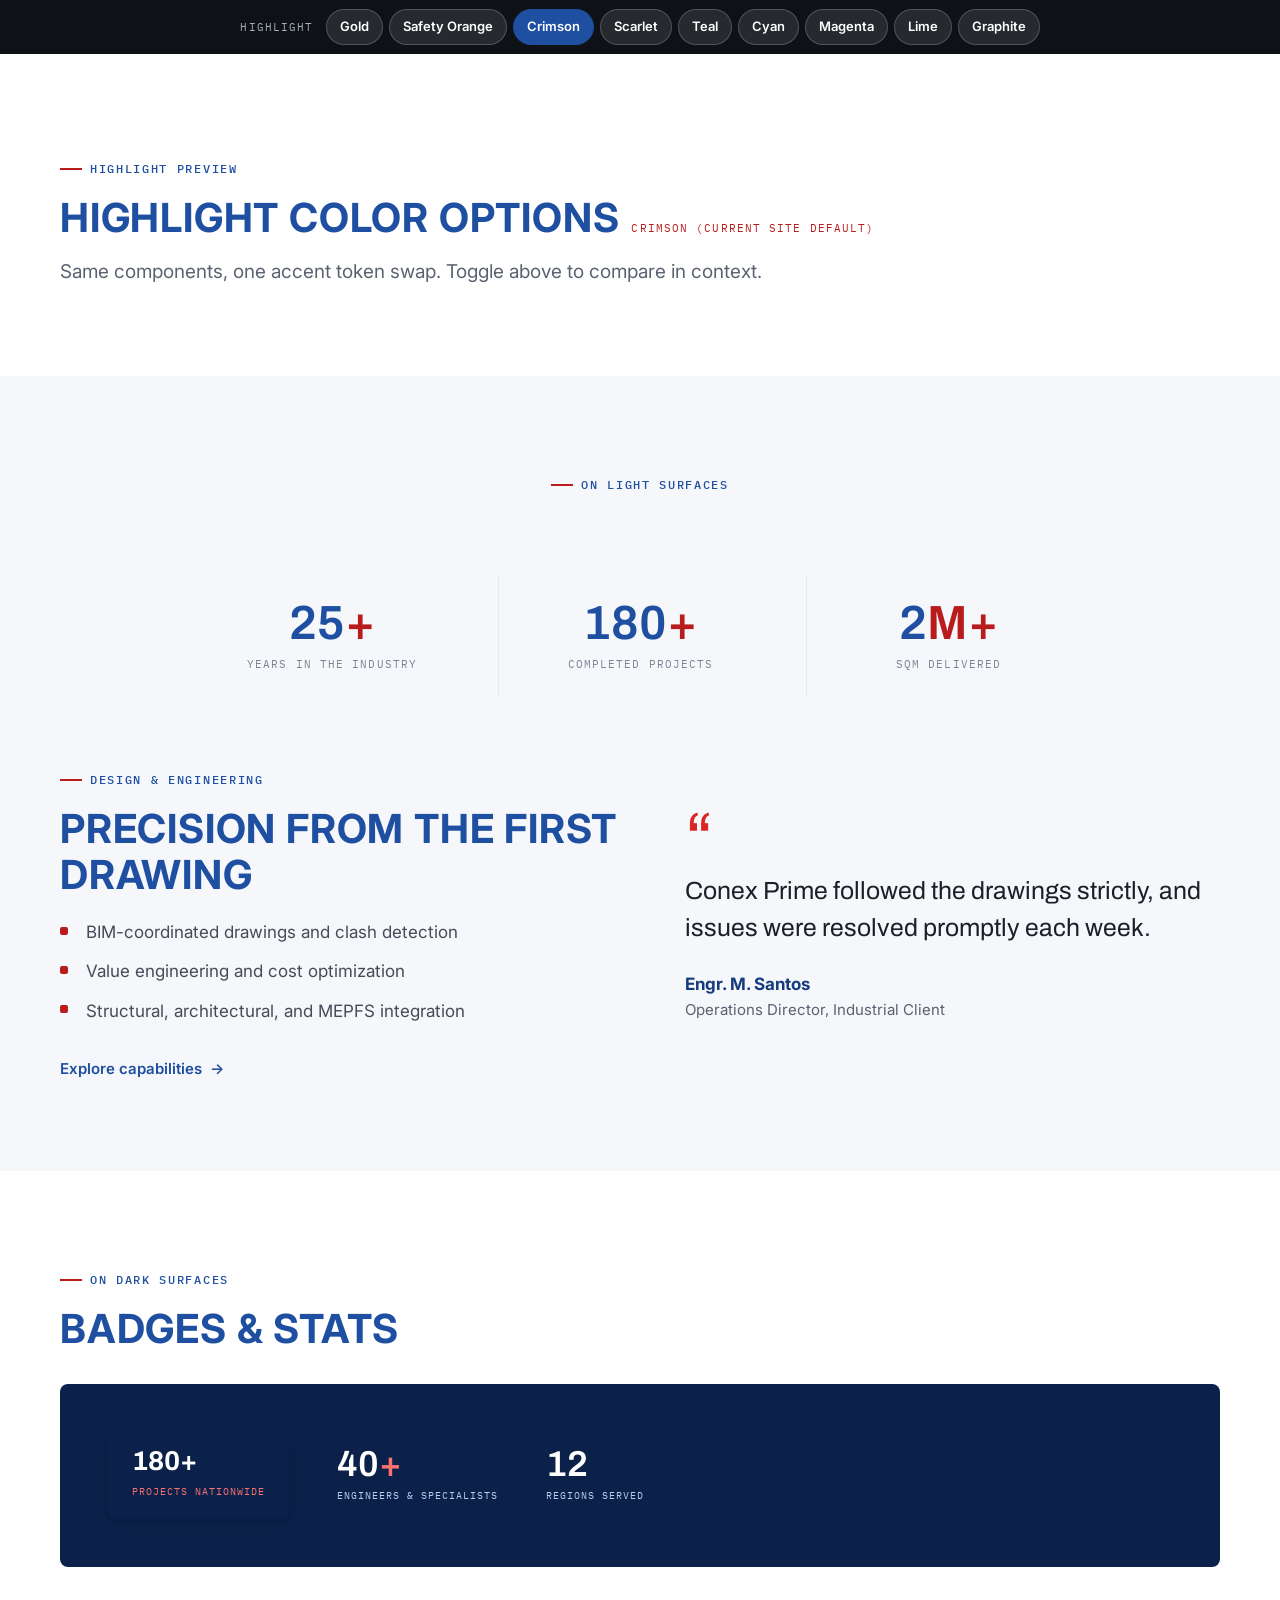
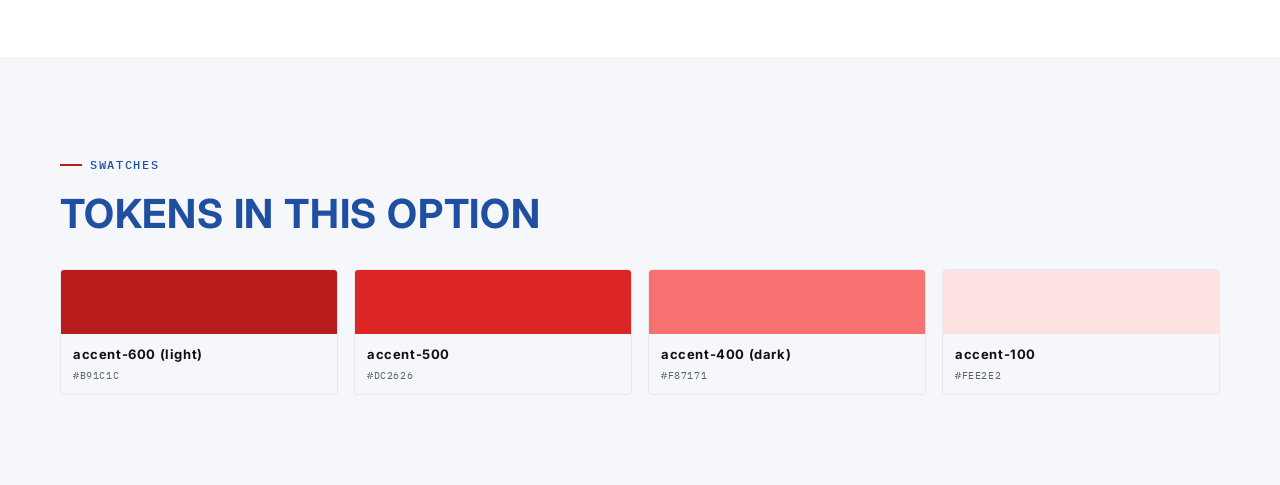
<file: highlights.html>
<!DOCTYPE html>
<html lang="en" data-highlight="crimson">
<head>
  <meta charset="UTF-8" />
  <meta name="viewport" content="width=device-width, initial-scale=1.0" />
  <title>Conex Prime — Highlight Color Options</title>
  <link rel="preconnect" href="https://fonts.googleapis.com" />
  <link rel="preconnect" href="https://fonts.gstatic.com" crossorigin />
  <link href="https://fonts.googleapis.com/css2?family=Archivo:wght@500;600;700;800&family=IBM+Plex+Mono:wght@400;500&family=Inter:wght@400;500;600;700&display=swap" rel="stylesheet" />
  <link rel="stylesheet" href="assets/css/tokens.css" />
  <link rel="stylesheet" href="assets/css/base.css" />
  <link rel="stylesheet" href="assets/css/components.css" />
  <link rel="stylesheet" href="assets/css/home.css" />
  <style>
    /* ---- Highlight variants (override the accent tokens) ---- */
    [data-highlight="gold"]    { --accent-700:#7A5210; --accent-600:#C8891A; --accent-500:#DDA02B; --accent-400:#EFBE59; --accent-100:#FBEED3; }
    [data-highlight="orange"]  { --accent-700:#9A3412; --accent-600:#EA580C; --accent-500:#F97316; --accent-400:#FDBA74; --accent-100:#FFEDD5; }
    [data-highlight="crimson"] { --accent-700:#991B1B; --accent-600:#B91C1C; --accent-500:#DC2626; --accent-400:#F87171; --accent-100:#FEE2E2; }
    [data-highlight="scarlet"] { --accent-700:#B91C1C; --accent-600:#D7263D; --accent-500:#E11D48; --accent-400:#F87171; --accent-100:#FEE2E2; }
    [data-highlight="teal"]    { --accent-700:#115E59; --accent-600:#0F766E; --accent-500:#14B8A6; --accent-400:#5EEAD4; --accent-100:#CCFBF1; }
    [data-highlight="cyan"]    { --accent-700:#155E75; --accent-600:#0E7490; --accent-500:#06B6D4; --accent-400:#67E8F9; --accent-100:#CFFAFE; }
    [data-highlight="magenta"] { --accent-700:#9D174D; --accent-600:#BE185D; --accent-500:#DB2777; --accent-400:#F9A8D4; --accent-100:#FCE7F3; }
    [data-highlight="lime"]    { --accent-700:#3F6212; --accent-600:#4D7C0F; --accent-500:#84CC16; --accent-400:#BEF264; --accent-100:#ECFCCB; }
    [data-highlight="graphite"]{ --accent-700:#1E293B; --accent-600:#334155; --accent-500:#475569; --accent-400:#CBD5E1; --accent-100:#E2E8F0; }

    body { padding-top: 60px; }
    .switcher {
      position: fixed; inset: 0 0 auto 0; z-index: 3000;
      display: flex; align-items: center; justify-content: center; gap: .4rem;
      flex-wrap: wrap; padding: .55rem 1rem; background: var(--ink-900); color: #fff;
    }
    .switcher__label { font-family: var(--font-mono); font-size: .6875rem; letter-spacing: .1em; text-transform: uppercase; color: var(--ink-300); margin-right: .4rem; }
    .switcher button {
      font-family: var(--font-sans); font-size: .8125rem; font-weight: 600;
      color: #fff; background: rgba(255,255,255,.1); border: 1px solid rgba(255,255,255,.2);
      padding: .4rem .8rem; border-radius: var(--radius-pill); cursor: pointer;
      transition: background .15s ease, border-color .15s ease;
    }
    .switcher button:hover { background: rgba(255,255,255,.2); }
    .switcher button.is-active { background: var(--brand-600); border-color: var(--brand-600); }

    .hl-title { display: flex; align-items: baseline; gap: .75rem; flex-wrap: wrap; }
    .hl-current { font-family: var(--font-mono); font-size: .6875rem; letter-spacing: .1em; text-transform: uppercase; color: var(--accent-600); }
    .dark-panel { background: var(--brand-900); border-radius: var(--radius-md); padding: var(--space-8); display: flex; gap: var(--space-8); align-items: center; flex-wrap: wrap; }
    .dark-panel .stat__label, .dark-panel .n-label { color: var(--brand-200); }
    .dark-stat .n { font-family: var(--font-display); font-size: 2.25rem; font-weight: 600; color: #fff; line-height: 1; }
    .dark-stat .n .suffix { color: var(--accent-400); }
    .dark-stat .n-label { margin-top: .4rem; font-family: var(--font-mono); font-size: .625rem; letter-spacing: .1em; text-transform: uppercase; }
    .swatch-strip { display: grid; grid-template-columns: repeat(auto-fit, minmax(160px, 1fr)); gap: var(--space-4); }
    .swatch { border: 1px solid var(--ink-100); border-radius: var(--radius-sm); overflow: hidden; }
    .swatch__chip { height: 64px; }
    .swatch__meta { padding: .6rem .75rem; font-family: var(--font-mono); font-size: .625rem; letter-spacing: .06em; color: var(--ink-500); }
    .swatch__meta strong { display: block; color: var(--ink-900); font-family: var(--font-sans); font-size: .8125rem; margin-bottom: .2rem; }
  </style>
</head>
<body>
  <div class="switcher" role="group" aria-label="Highlight color">
    <span class="switcher__label">Highlight</span>
    <button data-hl="gold">Gold</button>
    <button data-hl="orange">Safety Orange</button>
    <button data-hl="crimson" class="is-active">Crimson</button>
    <button data-hl="scarlet">Scarlet</button>
    <button data-hl="teal">Teal</button>
    <button data-hl="cyan">Cyan</button>
    <button data-hl="magenta">Magenta</button>
    <button data-hl="lime">Lime</button>
    <button data-hl="graphite">Graphite</button>
  </div>

  <main>
    <section class="section">
      <div class="container">
        <span class="eyebrow">Highlight preview</span>
        <div class="hl-title">
          <h1 class="section-title" style="margin:0">Highlight color options</h1>
          <span class="hl-current" id="hlName">Crimson (current site default)</span>
        </div>
        <p class="lead" style="margin-top:var(--space-4)">Same components, one accent token swap. Toggle above to compare in context.</p>
      </div>
    </section>

    <section class="section section--mist">
      <div class="container">
        <div class="section-head section-head--center" style="margin-bottom:var(--space-7)">
          <span class="eyebrow">On light surfaces</span>
        </div>

        <div class="stat-row">
          <div class="stat"><div class="stat__num">25<span class="suffix">+</span></div><div class="stat__label">Years in the Industry</div></div>
          <div class="stat"><div class="stat__num">180<span class="suffix">+</span></div><div class="stat__label">Completed Projects</div></div>
          <div class="stat"><div class="stat__num">2<span class="suffix">M+</span></div><div class="stat__label">SQM Delivered</div></div>
        </div>

        <div class="split" style="margin-top:var(--space-9)">
          <div class="split__content">
            <span class="eyebrow">Design &amp; Engineering</span>
            <h2 class="section-title">Precision from the first drawing</h2>
            <ul class="capability__list">
              <li>BIM-coordinated drawings and clash detection</li>
              <li>Value engineering and cost optimization</li>
              <li>Structural, architectural, and MEPFS integration</li>
            </ul>
            <a class="link-arrow" href="#">Explore capabilities</a>
          </div>
          <div>
            <span class="quote-block__mark" aria-hidden="true">&ldquo;</span>
            <blockquote class="quote-block__text">Conex Prime followed the drawings strictly, and issues were resolved promptly each week.</blockquote>
            <div class="quote-block__name">Engr. M. Santos</div>
            <div class="quote-block__role">Operations Director, Industrial Client</div>
          </div>
        </div>
      </div>
    </section>

    <section class="section">
      <div class="container">
        <div class="section-head" style="margin-bottom:var(--space-6)">
          <span class="eyebrow">On dark surfaces</span>
          <h2 class="section-title">Badges &amp; stats</h2>
        </div>

        <div class="dark-panel">
          <div class="split__badge" style="position:static">
            <strong>180+</strong>
            <span>Projects Nationwide</span>
          </div>
          <div class="dark-stat">
            <div class="n">40<span class="suffix">+</span></div>
            <div class="n-label">Engineers &amp; Specialists</div>
          </div>
          <div class="dark-stat">
            <div class="n">12</div>
            <div class="n-label">Regions Served</div>
          </div>
        </div>
      </div>
    </section>

    <section class="section section--mist">
      <div class="container">
        <div class="section-head" style="margin-bottom:var(--space-6)">
          <span class="eyebrow">Swatches</span>
          <h2 class="section-title">Tokens in this option</h2>
        </div>
        <div class="swatch-strip" id="swatches"></div>
      </div>
    </section>
  </main>

  <script>
    (function () {
      var root = document.documentElement;
      var buttons = document.querySelectorAll(".switcher button");
      var nameEl = document.getElementById("hlName");
      var swatches = document.getElementById("swatches");
      var NAMES = {
        gold: "Gold (original)", orange: "Safety Orange", crimson: "Crimson (current site default)",
        scarlet: "Scarlet", teal: "Teal", cyan: "Cyan", magenta: "Magenta", lime: "Lime", graphite: "Graphite"
      };

      function renderSwatches() {
        var cs = getComputedStyle(root);
        var rows = [
          ["accent-600 (light)", cs.getPropertyValue("--accent-600").trim()],
          ["accent-500", cs.getPropertyValue("--accent-500").trim()],
          ["accent-400 (dark)", cs.getPropertyValue("--accent-400").trim()],
          ["accent-100", cs.getPropertyValue("--accent-100").trim()]
        ];
        swatches.innerHTML = rows.map(function (r) {
          return '<div class="swatch"><div class="swatch__chip" style="background:' + r[1] + '"></div><div class="swatch__meta"><strong>' + r[0] + '</strong>' + r[1] + '</div></div>';
        }).join("");
      }

      function apply(hl) {
        root.setAttribute("data-highlight", hl);
        buttons.forEach(function (b) { b.classList.toggle("is-active", b.getAttribute("data-hl") === hl); });
        nameEl.textContent = NAMES[hl] || hl;
        renderSwatches();
      }

      buttons.forEach(function (b) {
        b.addEventListener("click", function () { apply(b.getAttribute("data-hl")); });
      });

      renderSwatches();
    })();
  </script>
</body>
</html>
</file>
<file: assets/css/tokens.css>
/* ============================================================
   Conex Prime Inc. — Design Tokens
   Single source of truth. Brand blue sampled from the logo
   (emblem rebuilt as vector for crisp scaling).
   ============================================================ */

:root {
  /* ---- Brand blue (from logo) ---- */
  --brand-900: #0B2149;
  --brand-800: #102F63;
  --brand-700: #163C7E;
  --brand-600: #1E4FA1;   /* primary */
  --brand-500: #2E63BE;
  --brand-400: #4C7FD1;
  --brand-300: #8AACE0;
  --brand-200: #B9CDEC;
  --brand-100: #E4EBF7;
  --brand-050: #F3F6FC;

  /* ---- Highlight — crimson (near-complement to brand blue) ---- */
  --accent-800: #7F1D1D;
  --accent-700: #991B1B;
  --accent-600: #B91C1C;   /* highlight on light surfaces */
  --accent-500: #DC2626;
  --accent-400: #F87171;   /* highlight on dark surfaces */
  --accent-100: #FEE2E2;
  --accent-050: #FEF2F2;

  /* ---- Neutrals & surfaces ---- */
  --ink-900: #0E1116;
  --ink-800: #1B1F27;
  --ink-700: #2B303B;
  --ink-600: #454B57;
  --ink-500: #5A6270;
  --ink-400: #7C8492;
  --ink-300: #A7AEBB;
  --ink-200: #C9CED8;
  --ink-100: #E6E9EF;
  --ink-050: #F5F7FA;
  --paper:   #FFFFFF;
  --mist:    #F5F7FA;
  --band:    #ECEEF2;

  /* ---- Semantic ---- */
  --success: #1B7F4B;
  --warning: #B7791F;
  --error:   #C0392B;

  /* ---- Typography ---- */
  --font-display: "Archivo", "Inter", system-ui, sans-serif; /* overridable via [data-type] */
  --font-sans: "Inter", system-ui, -apple-system, "Segoe UI", Roboto, Arial, sans-serif;
  --font-mono: "IBM Plex Mono", ui-monospace, SFMono-Regular, Menlo, monospace;

  /* Fluid type scale */
  --fs-display: clamp(2.5rem, 1.6rem + 4.2vw, 4.25rem);   /* 40 -> 68 */
  --fs-h1:      clamp(2.125rem, 1.5rem + 3vw, 3.5rem);     /* 34 -> 56 */
  --fs-h2:      clamp(1.75rem, 1.3rem + 2.1vw, 2.5rem);    /* 28 -> 40 */
  --fs-h3:      clamp(1.375rem, 1.15rem + 1vw, 1.75rem);   /* 22 -> 28 */
  --fs-h4:      clamp(1.125rem, 1.05rem + .4vw, 1.375rem); /* 18 -> 22 */
  --fs-body-lg: clamp(1.0625rem, 1rem + .35vw, 1.1875rem); /* 17 -> 19 */
  --fs-body:    1.0625rem;                                 /* 17 */
  --fs-sm:      0.9375rem;                                 /* 15 */
  --fs-xs:      0.8125rem;                                 /* 13 */
  --fs-label:   0.75rem;                                   /* 12 */

  --lh-tight: 1.08;
  --lh-snug:  1.25;
  --lh-body:  1.65;

  --ls-label: .14em;
  --ls-tight: -0.015em;

  /* ---- Spacing (4px base) ---- */
  --space-1: .25rem;
  --space-2: .5rem;
  --space-3: .75rem;
  --space-4: 1rem;
  --space-5: 1.5rem;
  --space-6: 2rem;
  --space-7: 2.5rem;
  --space-8: 3rem;
  --space-9: 4rem;
  --space-10: 5rem;
  --space-11: 6rem;
  --space-12: 8rem;

  /* ---- Layout ---- */
  --container: 1240px;
  --container-narrow: 820px;
  --gutter: clamp(1.25rem, 4vw, 2.5rem);
  --section-y: clamp(3.5rem, 7vw, 7rem);
  --header-h: 76px;

  /* ---- Shape ---- */
  --radius-sm: 4px;
  --radius-md: 8px;
  --radius-lg: 14px;
  --radius-pill: 999px;

  /* ---- Elevation (neutral, layered) ---- */
  --shadow-xs: 0 1px 2px rgba(14,17,22,.06);
  --shadow-sm: 0 1px 2px rgba(14,17,22,.05), 0 1px 3px rgba(14,17,22,.06);
  --shadow-md: 0 2px 4px rgba(14,17,22,.05), 0 6px 16px rgba(14,17,22,.08);
  --shadow-lg: 0 4px 8px rgba(14,17,22,.05), 0 18px 40px rgba(14,17,22,.12);

  /* ---- Borders ---- */
  --border: 1px solid var(--ink-100);
  --border-strong: 1px solid var(--ink-200);

  /* ---- Motion ---- */
  --ease: cubic-bezier(.22,.61,.36,1);
  --dur-fast: 160ms;
  --dur: 240ms;
  --dur-slow: 320ms;

  --z-header: 1000;
  --z-overlay: 1100;
}
</file>
<file: assets/css/base.css>
/* ============================================================
   Base — reset, typography, layout primitives, utilities
   ============================================================ */

*, *::before, *::after { box-sizing: border-box; }

html {
  -webkit-text-size-adjust: 100%;
  scroll-behavior: smooth;
  scroll-padding-top: calc(var(--header-h) + 16px);
}

body {
  margin: 0;
  font-family: var(--font-sans);
  font-size: var(--fs-body);
  line-height: var(--lh-body);
  color: var(--ink-700);
  background: var(--paper);
  -webkit-font-smoothing: antialiased;
  text-rendering: optimizeLegibility;
  overflow-x: hidden;
}

h1, h2, h3, h4, h5, h6 {
  margin: 0 0 .5em;
  color: var(--ink-900);
  font-weight: 600;
  line-height: var(--lh-snug);
  letter-spacing: var(--ls-tight);
}

h1 { font-size: var(--fs-h1); }
h2 { font-size: var(--fs-h2); }
h3 { font-size: var(--fs-h3); }
h4 { font-size: var(--fs-h4); }

p { margin: 0 0 1em; }
p:last-child { margin-bottom: 0; }

a { color: var(--brand-600); text-decoration: none; transition: color var(--dur-fast) var(--ease); }
a:hover { color: var(--brand-700); }

img, svg, video { display: block; max-width: 100%; height: auto; }
ul, ol { margin: 0; padding: 0; list-style: none; }
button { font: inherit; color: inherit; }

:focus-visible {
  outline: 3px solid var(--brand-400);
  outline-offset: 2px;
  border-radius: 2px;
}

::selection { background: var(--brand-100); color: var(--brand-900); }

/* ---- Layout primitives ---- */
.container {
  width: 100%;
  max-width: var(--container);
  margin-inline: auto;
  padding-inline: var(--gutter);
}
.container--narrow { max-width: var(--container-narrow); }

.section { padding-block: var(--section-y); }
.section--tight { padding-block: clamp(2.5rem, 5vw, 4.5rem); }
.section--mist { background: var(--mist); }
.section--brand { background: var(--brand-900); color: var(--brand-100); }
.section--brand h1, .section--brand h2, .section--brand h3 { color: #fff; }

/* ---- Eyebrow / section label ---- */
.eyebrow {
  display: inline-flex;
  align-items: center;
  gap: var(--space-2);
  font-family: var(--font-mono);
  font-size: var(--fs-label);
  font-weight: 500;
  letter-spacing: var(--ls-label);
  text-transform: uppercase;
  color: var(--brand-600);
  margin-bottom: var(--space-4);
}
.eyebrow::before {
  content: "";
  width: 22px;
  height: 2px;
  background: var(--accent-600);
}

.section-title {
  font-family: var(--font-sans);
  font-weight: 700;
  text-transform: uppercase;
  letter-spacing: .02em;
  font-size: var(--fs-h2);
  color: var(--brand-600);
  line-height: 1.15;
}
.section-title--center { text-align: center; }

.lead {
  font-size: var(--fs-body-lg);
  color: var(--ink-500);
  line-height: 1.6;
}

.mono-label {
  font-family: var(--font-mono);
  font-size: var(--fs-xs);
  letter-spacing: .06em;
  text-transform: uppercase;
  color: var(--ink-400);
}

/* ---- Accessibility helpers ---- */
.visually-hidden {
  position: absolute !important;
  width: 1px; height: 1px;
  padding: 0; margin: -1px;
  overflow: hidden; clip: rect(0 0 0 0);
  white-space: nowrap; border: 0;
}
.skip-link {
  position: absolute;
  left: var(--space-4);
  top: -60px;
  z-index: var(--z-overlay);
  background: var(--brand-600);
  color: #fff;
  padding: .6rem 1rem;
  border-radius: var(--radius-sm);
  transition: top var(--dur) var(--ease);
}
.skip-link:focus { top: var(--space-4); color: #fff; }

/* ---- Scroll reveal (GSAP animates; CSS sets the pre-state only when JS is on) ---- */
.js .reveal { opacity: 0; transform: translateY(24px); will-change: opacity, transform; }

@media (prefers-reduced-motion: reduce) {
  html { scroll-behavior: auto; }
  *, *::before, *::after { animation-duration: .001ms !important; transition-duration: .001ms !important; }
  .js .reveal { opacity: 1 !important; transform: none !important; }
}
</file>
<file: assets/css/components.css>
/* ============================================================
   Components — buttons, header, cards, chips, accordion, footer
   ============================================================ */

/* ---------------- Buttons ---------------- */
.btn {
  --_bg: var(--brand-600);
  --_fg: #fff;
  --_bd: transparent;
  display: inline-flex;
  align-items: center;
  justify-content: center;
  gap: var(--space-2);
  padding: .8rem 1.4rem;
  font-family: var(--font-sans);
  font-size: .9375rem;
  font-weight: 600;
  line-height: 1;
  letter-spacing: .01em;
  color: var(--_fg);
  background: var(--_bg);
  border: 1.5px solid var(--_bd);
  border-radius: var(--radius-sm);
  cursor: pointer;
  transition: background var(--dur-fast) var(--ease), color var(--dur-fast) var(--ease),
              border-color var(--dur-fast) var(--ease), transform var(--dur-fast) var(--ease),
              box-shadow var(--dur-fast) var(--ease);
}
.btn:hover { transform: translateY(-1px); }
.btn:active { transform: translateY(0); }
.btn svg { width: 18px; height: 18px; }

.btn--primary { --_bg: var(--brand-600); --_fg: #fff; box-shadow: 0 6px 16px rgba(30,79,161,.24); }
.btn--primary:hover { --_bg: var(--brand-700); color: #fff; }

.btn--accent { --_bg: var(--accent-600); --_fg: var(--brand-900); }
.btn--accent:hover { --_bg: var(--accent-500); color: var(--brand-900); }

.btn--brand:hover { --_bg: var(--brand-700); color: #fff; }

.btn--outline { --_bg: transparent; --_fg: var(--brand-600); --_bd: var(--brand-600); }
.btn--outline:hover { --_bg: var(--brand-600); --_fg: #fff; }

.btn--ghost { --_bg: transparent; --_fg: var(--ink-700); --_bd: var(--ink-200); }
.btn--ghost:hover { --_bg: var(--mist); --_bd: var(--ink-300); }

.btn--light { --_bg: #fff; --_fg: var(--brand-900); }
.btn--light:hover { --_bg: var(--brand-050); color: var(--brand-900); }

.btn--lg { padding: 1rem 1.8rem; font-size: 1rem; }
.btn--block { width: 100%; }

/* Text link with arrow */
.link-arrow {
  display: inline-flex;
  align-items: center;
  gap: var(--space-2);
  font-weight: 600;
  font-size: var(--fs-sm);
  color: var(--brand-600);
}
.link-arrow::after { content: "\2192"; transition: transform var(--dur-fast) var(--ease); }
.link-arrow:hover::after { transform: translateX(4px); }

/* ---------------- Header / Nav ---------------- */
.header {
  position: fixed;
  inset: 0 0 auto 0;
  z-index: var(--z-header);
  background: rgba(255,255,255,.92);
  backdrop-filter: saturate(180%) blur(12px);
  border-bottom: var(--border);
  transition: box-shadow var(--dur) var(--ease), background var(--dur) var(--ease);
}
.header.is-scrolled { box-shadow: var(--shadow-sm); background: rgba(255,255,255,.98); }

.header__inner {
  display: flex;
  align-items: center;
  gap: var(--space-5);
  height: var(--header-h);
}

/* Brand lockup */
.brand { display: inline-flex; align-items: center; gap: .65rem; flex-shrink: 0; }
.brand__mark { width: 38px; height: 38px; flex-shrink: 0; }
.brand__text { display: flex; flex-direction: column; line-height: 1; }
.brand__name {
  font-family: var(--font-display);
  font-weight: 700;
  font-size: 1.32rem;
  letter-spacing: .005em;
  color: var(--ink-900);
  white-space: nowrap;
}
.brand__sub {
  font-family: var(--font-mono);
  font-size: .5625rem;
  letter-spacing: .28em;
  text-transform: uppercase;
  color: var(--ink-400);
  margin-top: 3px;
}

/* Nav */
.nav { margin-left: auto; }
.nav__list { display: flex; align-items: center; gap: var(--space-5); }
.nav__link {
  position: relative;
  font-size: .9375rem;
  font-weight: 500;
  color: var(--ink-700);
  padding: .5rem 0;
}
.nav__link::after {
  content: "";
  position: absolute;
  left: 0; bottom: 0;
  width: 100%; height: 2px;
  background: var(--brand-600);
  transform: scaleX(0);
  transform-origin: left;
  transition: transform var(--dur) var(--ease);
}
.nav__link:hover, .nav__link[aria-current="page"] { color: var(--brand-600); }
.nav__link:hover::after, .nav__link[aria-current="page"]::after { transform: scaleX(1); }

/* Dropdown nav */
.nav__item { position: relative; }
.nav__link--parent { display: inline-flex; align-items: center; gap: .35rem; }
.nav__caret {
  width: 11px; height: 11px;
  transition: transform var(--dur-fast) var(--ease);
}
.nav__item--parent:hover .nav__caret,
.nav__item--parent:focus-within .nav__caret { transform: rotate(180deg); }

.nav__menu {
  position: absolute;
  top: calc(100% + .75rem);
  left: 50%;
  min-width: 15rem;
  display: grid;
  gap: 2px;
  padding: var(--space-2);
  background: #fff;
  border: var(--border);
  border-radius: var(--radius-md);
  box-shadow: var(--shadow-lg);
  opacity: 0;
  visibility: hidden;
  transform: translate(-50%, 8px);
  transition: opacity var(--dur) var(--ease), transform var(--dur) var(--ease), visibility var(--dur);
}
.nav__menu::before {
  content: "";
  position: absolute;
  top: -.75rem;
  left: 0; right: 0;
  height: .75rem;
}
.nav__item--parent:hover .nav__menu,
.nav__item--parent:focus-within .nav__menu {
  opacity: 1;
  visibility: visible;
  transform: translate(-50%, 0);
}
.nav__menu a {
  display: block;
  padding: .55rem .75rem;
  border-radius: var(--radius-sm);
  font-size: var(--fs-sm);
  font-weight: 500;
  color: var(--ink-700);
  white-space: nowrap;
  transition: background var(--dur-fast) var(--ease), color var(--dur-fast) var(--ease);
}
.nav__menu a:hover, .nav__menu a:focus-visible { background: var(--brand-050); color: var(--brand-600); }

.header__actions { display: flex; align-items: center; gap: var(--space-4); }

.header__phone {
  display: inline-flex;
  align-items: center;
  gap: .5rem;
  font-size: .9375rem;
  font-weight: 600;
  color: var(--brand-700);
  white-space: nowrap;
}
.header__phone svg { width: 17px; height: 17px; color: var(--brand-600); flex-shrink: 0; }
.header__phone:hover { color: var(--brand-600); }

/* Mobile-only call button */
.header__call {
  display: none;
  align-items: center;
  justify-content: center;
  width: 36px; height: 44px;
  color: var(--ink-800);
}
.header__call svg { width: 21px; height: 21px; }
.header__call:active { color: var(--brand-600); }

.mobile-nav__phone {
  display: flex;
  align-items: center;
  gap: .55rem;
  padding: .85rem .25rem;
  border-top: 1px solid var(--ink-100);
  font-weight: 600;
  color: var(--brand-700);
}
.mobile-nav__phone svg { width: 18px; height: 18px; color: var(--brand-600); }

/* Mobile toggle */
.nav-toggle {
  display: none;
  width: 44px; height: 44px;
  border: 0;
  background: transparent;
  cursor: pointer;
  padding: 0;
  align-items: center;
  justify-content: center;
}
.nav-toggle span, .nav-toggle span::before, .nav-toggle span::after {
  content: "";
  display: block;
  width: 20px; height: 2px;
  background: var(--ink-800);
  border-radius: 2px;
  transition: transform var(--dur) var(--ease), opacity var(--dur) var(--ease);
  position: relative;
}
.nav-toggle span::before { position: absolute; top: -6px; }
.nav-toggle span::after { position: absolute; top: 6px; }
.nav-toggle[aria-expanded="true"] span { background: transparent; }
.nav-toggle[aria-expanded="true"] span::before { transform: translateY(6px) rotate(45deg); }
.nav-toggle[aria-expanded="true"] span::after { transform: translateY(-6px) rotate(-45deg); }

/* Mobile drawer */
.mobile-nav {
  position: fixed;
  inset: var(--header-h) 0 auto 0;
  z-index: var(--z-header);
  background: #fff;
  border-bottom: var(--border);
  box-shadow: var(--shadow-lg);
  padding: var(--space-4) var(--gutter) var(--space-6);
  transform: translateY(-12px);
  opacity: 0;
  visibility: hidden;
  transition: opacity var(--dur) var(--ease), transform var(--dur) var(--ease), visibility var(--dur);
}
.mobile-nav.is-open { opacity: 1; transform: none; visibility: visible; }
.mobile-nav__list { display: grid; gap: 2px; margin-bottom: var(--space-4); }
.mobile-nav__list a {
  display: block;
  padding: .85rem .25rem;
  font-weight: 500;
  color: var(--ink-800);
  border-bottom: 1px solid var(--ink-100);
}

/* Mobile dropdown groups */
.mobile-nav__group { border-bottom: 1px solid var(--ink-100); }
.mobile-nav__group-row { display: flex; align-items: center; }
.mobile-nav__group-row .mobile-nav__group-link { flex: 1; border-bottom: 0; }
.mobile-nav__toggle {
  display: inline-flex;
  align-items: center;
  justify-content: center;
  width: 40px; height: 40px;
  flex-shrink: 0;
  padding: 0;
  border: 0;
  background: transparent;
  color: var(--ink-500);
  cursor: pointer;
}
.mobile-nav__caret { width: 14px; height: 14px; transition: transform var(--dur-fast) var(--ease); }
.mobile-nav__toggle[aria-expanded="true"] .mobile-nav__caret { transform: rotate(180deg); }
.mobile-nav__submenu {
  display: none;
  padding: 0 0 var(--space-2) var(--space-4);
}
.mobile-nav__submenu.is-open { display: block; }
.mobile-nav__submenu a {
  padding: .55rem .25rem;
  font-size: var(--fs-sm);
  font-weight: 500;
  color: var(--ink-600);
  border-bottom: 0;
}

/* ---------------- Cards ---------------- */
.card {
  position: relative;
  display: flex;
  flex-direction: column;
  background: var(--paper);
  border: var(--border);
  border-radius: 2px;
  overflow: hidden;
  box-shadow: var(--shadow-xs);
  transition: transform var(--dur) var(--ease), box-shadow var(--dur) var(--ease), border-color var(--dur) var(--ease);
}
.card:hover { transform: translateY(-4px); box-shadow: var(--shadow-lg); border-color: var(--brand-200); }
.card__media { position: relative; aspect-ratio: 16 / 10; background: var(--brand-100); overflow: hidden; }
.card__media picture { display: block; width: 100%; height: 100%; }
.card__media img { width: 100%; height: 100%; object-fit: cover; transition: transform var(--dur-slow) var(--ease); }
.card:hover .card__media img { transform: scale(1.04); }
.card__body { padding: var(--space-5); display: flex; flex-direction: column; gap: var(--space-3); flex: 1; }
.card__title { margin: 0; font-family: var(--font-display); font-size: 1.3rem; color: var(--ink-900); }
.card__text { margin: 0; color: var(--ink-500); font-size: var(--fs-sm); }
.card__meta { display: flex; align-items: center; gap: var(--space-3); margin-top: auto; }

/* Chips */
.chip {
  display: inline-flex;
  align-items: center;
  gap: .35rem;
  padding: .3rem .7rem;
  font-family: var(--font-mono);
  font-size: .6875rem;
  font-weight: 500;
  letter-spacing: .06em;
  text-transform: uppercase;
  color: var(--brand-700);
  background: var(--brand-100);
  border-radius: var(--radius-pill);
}
.chip--accent { color: var(--accent-700); background: var(--accent-100); }
.chip--ghost { color: var(--brand-100); background: rgba(255,255,255,.14); }

/* ---------------- Accordion (FAQ) ---------------- */
.accordion { border-top: var(--border); }
.accordion__item { border-bottom: var(--border); }
.accordion__trigger {
  width: 100%;
  display: flex;
  align-items: center;
  justify-content: space-between;
  gap: var(--space-4);
  padding: 1.25rem .25rem;
  background: none;
  border: 0;
  text-align: left;
  cursor: pointer;
  font-size: 1.0625rem;
  font-weight: 600;
  color: var(--ink-900);
  transition: color var(--dur-fast) var(--ease);
}
.accordion__trigger:hover { color: var(--brand-600); }
.accordion__icon {
  flex-shrink: 0;
  width: 28px; height: 28px;
  display: grid;
  place-items: center;
  border-radius: 50%;
  border: 1.5px solid var(--brand-200);
  color: var(--brand-600);
  font-size: 1.1rem;
  line-height: 1;
  transition: transform var(--dur) var(--ease), background var(--dur) var(--ease), color var(--dur) var(--ease), border-color var(--dur) var(--ease);
}
.accordion__trigger[aria-expanded="true"] .accordion__icon {
  background: var(--brand-600); border-color: var(--brand-600); color: #fff;
}
.accordion__panel {
  overflow: hidden;
  max-height: 0;
  transition: max-height var(--dur-slow) var(--ease);
}
.accordion__panel-inner { padding: 0 3rem 1.5rem .25rem; color: var(--ink-500); }
.accordion__trigger[aria-expanded="true"] + .accordion__icon { transform: rotate(45deg); }

/* ---------------- Footer ---------------- */
.footer { background: var(--mist); color: var(--ink-600); border-top: var(--border); }
.footer a { color: var(--ink-600); }
.footer a:hover { color: var(--brand-600); }
.footer__top {
  display: grid;
  grid-template-columns: 1.4fr 1fr 1fr;
  gap: var(--space-8);
  padding-block: var(--space-9) var(--space-8);
}
.footer__brand .brand__name { color: var(--ink-900); }
.footer__brand .brand__sub { color: var(--ink-400); }
.footer__statement { margin-top: var(--space-5); color: var(--ink-500); max-width: 34ch; }
.footer__certs { display: flex; align-items: center; gap: var(--space-4); margin-top: var(--space-5); }
.footer__cert {
  display: grid; place-items: center;
  width: 64px; height: 64px;
  border-radius: var(--radius-md);
  background: var(--paper);
  border: var(--border);
  font-family: var(--font-mono);
  font-size: .5625rem;
  letter-spacing: .08em;
  text-align: center;
  color: var(--brand-700);
  line-height: 1.3;
}
.footer__heading {
  font-family: var(--font-sans);
  font-weight: 700;
  font-size: var(--fs-label);
  letter-spacing: var(--ls-label);
  text-transform: uppercase;
  color: var(--brand-600);
  margin-bottom: var(--space-4);
}
.footer__list { display: grid; gap: .7rem; }
.footer__list a { font-size: var(--fs-sm); color: var(--ink-600); }
.footer__contact { font-size: var(--fs-sm); display: grid; gap: .6rem; color: var(--ink-600); }
.footer__bottom {
  display: flex;
  flex-wrap: wrap;
  gap: var(--space-4);
  align-items: center;
  justify-content: space-between;
  padding-block: var(--space-5);
  border-top: var(--border);
  font-size: var(--fs-xs);
  color: var(--ink-400);
}
.footer__social { display: flex; gap: var(--space-3); }
.footer__social a {
  width: 38px; height: 38px;
  display: grid; place-items: center;
  border-radius: 50%;
  border: var(--border);
  color: var(--brand-600);
  transition: background var(--dur-fast) var(--ease), border-color var(--dur-fast) var(--ease), color var(--dur-fast) var(--ease);
}
.footer__social a:hover { background: var(--brand-600); border-color: var(--brand-600); color: #fff; }
.footer__social svg { width: 17px; height: 17px; }

/* ---------------- Tabs ---------------- */
.tabs { display: flex; flex-wrap: wrap; gap: var(--space-2); }
.tab {
  padding: .5rem .9rem;
  border: 0;
  border-bottom: 2px solid transparent;
  background: none;
  font-family: var(--font-mono);
  font-size: var(--fs-xs);
  letter-spacing: .06em;
  text-transform: uppercase;
  color: var(--ink-400);
  cursor: pointer;
  transition: color var(--dur-fast) var(--ease), border-color var(--dur-fast) var(--ease);
}
.tab:hover { color: var(--brand-600); }
.tab.is-active { color: var(--brand-600); border-bottom-color: var(--brand-600); }

/* ---------------- Responsive ---------------- */
@media (max-width: 900px) {
  .nav { display: none; }
  .nav-toggle { display: inline-flex; width: 36px; justify-content: center; margin-right: calc(var(--space-1) - var(--gutter)); }
  .header__call { display: inline-flex; }
  .header__actions { gap: var(--space-1); margin-left: auto; }
  .header__actions .btn { display: none; }
  .header__phone { display: none; }
  .footer__top { grid-template-columns: 1fr; gap: var(--space-7); }
}
@media (min-width: 901px) {
  .mobile-nav { display: none; }
}
</file>
<file: assets/css/home.css>
/* ============================================================
   Home — page sections (light, centered, photo-led)
   ============================================================ */

/* ---------------- Section head (centered) ---------------- */
.section-head { max-width: 720px; }
.section-head--center { margin-inline: auto; text-align: center; }
.section-head--center .eyebrow { justify-content: center; }

/* ---------------- Hero (video-driven) ---------------- */
.hero {
  position: relative;
  isolation: isolate;
  display: flex;
  align-items: center;
  min-height: min(90vh, 820px);
  padding-top: calc(var(--header-h) + var(--space-8));
  padding-bottom: var(--space-9);
  overflow: hidden;
  background: var(--brand-900);
}
.hero__video {
  position: absolute;
  inset: 0;
  z-index: -2;
  width: 100%;
  height: 100%;
  object-fit: cover;
}
.hero__scrim {
  position: absolute;
  inset: 0;
  z-index: -1;
  background:
    linear-gradient(90deg, rgba(9,24,52,.62) 0%, rgba(9,24,52,.34) 40%, rgba(9,24,52,.06) 70%, rgba(9,24,52,0) 100%),
    linear-gradient(180deg, rgba(9,24,52,.18) 0%, rgba(9,24,52,.3) 58%, rgba(9,24,52,.62) 100%);
}
.hero__inner { width: 100%; }
.hero__content { max-width: 640px; }
.hero__title {
  font-family: var(--font-display);
  font-weight: 700;
  font-size: var(--fs-display);
  line-height: 1.04;
  letter-spacing: -.02em;
  color: #fff;
  margin: 0 0 var(--space-5);
  text-wrap: balance;
  text-shadow: 0 2px 30px rgba(6,18,40,.55);
}
.hero__subtitle {
  font-size: var(--fs-body-lg);
  color: rgba(255,255,255,.9);
  max-width: 44ch;
  margin: 0 0 var(--space-6);
  text-shadow: 0 1px 16px rgba(6,18,40,.5);
}
.hero__cta { display: flex; flex-wrap: wrap; gap: var(--space-4); align-items: center; }

/* ---------------- Intro (centered statement) ---------------- */
.intro__text {
  font-size: var(--fs-body-lg);
  color: var(--ink-500);
  max-width: 68ch;
  margin-inline: auto;
  text-align: center;
}
.intro .link-arrow { margin-top: var(--space-5); }

.stat-row {
  display: grid;
  grid-template-columns: repeat(3, 1fr);
  gap: var(--space-5);
  margin-top: clamp(2.5rem, 5vw, 4rem);
  max-width: 900px;
  margin-inline: auto;
}
.stat {
  text-align: center;
  padding: var(--space-5) var(--space-4);
  border-left: 1px solid var(--ink-100);
}
.stat:first-child { border-left: 0; }
.stat__num {
  font-family: var(--font-display);
  font-size: clamp(2.25rem, 1.7rem + 2.4vw, 3rem);
  font-weight: 600;
  color: var(--brand-600);
  line-height: 1;
}
.stat__num .suffix { color: var(--accent-600); }
.stat__label {
  margin-top: .5rem;
  font-family: var(--font-mono);
  font-size: .6875rem;
  letter-spacing: .1em;
  text-transform: uppercase;
  color: var(--ink-400);
}

/* ---------------- Testimonial (centered) ---------------- */
.quote-block {
  display: grid;
  grid-template-columns: 240px 1fr;
  gap: clamp(2rem, 4vw, 3.5rem);
  align-items: center;
  max-width: 900px;
  margin-inline: auto;
}
.quote-block__portrait {
  width: 100%;
  aspect-ratio: 1;
  border-radius: var(--radius-lg);
  overflow: hidden;
  background: var(--brand-100);
  box-shadow: var(--shadow-md);
}
.quote-block__portrait img { width: 100%; height: 100%; object-fit: cover; }
.quote-block__mark {
  font-family: var(--font-display);
  font-size: 4.5rem;
  line-height: .5;
  color: var(--accent-500);
  display: block;
  margin-bottom: var(--space-4);
}
.quote-block__text {
  font-family: var(--font-display);
  font-size: clamp(1.25rem, 1.1rem + 1.1vw, 1.55rem);
  line-height: 1.5;
  color: var(--ink-800);
  margin: 0 0 var(--space-5);
}
.quote-block__name { font-weight: 700; color: var(--brand-700); }
.quote-block__role { font-size: var(--fs-sm); color: var(--ink-500); }
.dots { display: flex; gap: .5rem; margin-top: var(--space-5); }
.dot { width: 9px; height: 9px; border-radius: 50%; background: var(--ink-200); }
.dot.is-active { background: var(--brand-600); }

/* ---------------- Testimonials (two-up) ---------------- */
.testimonials {
  display: grid;
  grid-template-columns: 1fr 1fr;
  gap: clamp(2rem, 5vw, 4rem);
  margin-top: var(--space-8);
}
.testimonial { margin: 0; display: flex; flex-direction: column; }
.testimonial__top { display: flex; align-items: center; gap: var(--space-5); }
.testimonial__portrait {
  width: 150px;
  height: 150px;
  flex: 0 0 auto;
  border-radius: 50%;
  overflow: hidden;
  background: var(--brand-100);
}
.testimonial__portrait picture { display: block; width: 100%; height: 100%; }
.testimonial__portrait img { width: 100%; height: 100%; object-fit: cover; }
.testimonial__mark {
  font-family: var(--font-display);
  font-size: 4.5rem;
  line-height: .55;
  color: var(--accent-600);
}
.testimonial__text {
  margin: var(--space-5) 0 var(--space-5);
  font-size: var(--fs-body);
  line-height: 1.6;
  color: var(--ink-700);
}
.testimonial__cite {
  margin-top: auto;
  border-top: 1px solid var(--ink-200);
  padding-top: var(--space-4);
  display: grid;
  gap: .12rem;
}
.testimonial__name {
  font-family: var(--font-display);
  font-size: 1.5rem;
  font-weight: 600;
  line-height: 1.2;
  color: var(--ink-900);
}
.testimonial__role, .testimonial__org { color: var(--ink-500); }

/* ---------------- Proof band (photo) ---------------- */
.proof-band {
  position: relative;
  isolation: isolate;
  display: grid;
  place-items: center;
  min-height: 460px;
  padding-block: var(--space-10);
  color: #fff;
  text-align: center;
  overflow: hidden;
}
.proof-band__media {
  position: absolute;
  inset: 0;
  z-index: -2;
  overflow: hidden;
}
.proof-band__media img { width: 100%; height: 100%; object-fit: cover; }
.proof-band::after {
  content: "";
  position: absolute;
  inset: 0;
  z-index: -1;
  background: linear-gradient(180deg, rgba(11,33,73,.72), rgba(11,33,73,.84));
}
.proof-band h2 {
  font-family: var(--font-sans);
  font-weight: 700;
  text-transform: uppercase;
  letter-spacing: .02em;
  font-size: clamp(2rem, 1.4rem + 3vw, 3.25rem);
  color: #fff;
  margin: 0 0 var(--space-4);
}
.proof-band p { color: var(--brand-100); max-width: 60ch; margin-inline: auto; }
.proof-band__stats {
  display: grid;
  grid-template-columns: repeat(3, auto);
  gap: clamp(1.5rem, 5vw, 4rem);
  justify-content: center;
  margin-top: var(--space-7);
}
.proof-band__stat .n {
  font-family: var(--font-display);
  font-size: clamp(1.75rem, 1.3rem + 2vw, 2.5rem);
  font-weight: 600;
  color: #fff;
  line-height: 1;
}
.proof-band__stat .n .suffix { color: var(--accent-400); }
.proof-band__stat .l {
  margin-top: .4rem;
  font-family: var(--font-mono);
  font-size: .625rem;
  letter-spacing: .1em;
  text-transform: uppercase;
  color: var(--brand-200);
}

/* ---------------- Stories ---------------- */
.stories-head {
  display: flex;
  align-items: flex-end;
  justify-content: space-between;
  gap: var(--space-5);
  flex-wrap: wrap;
  margin-bottom: var(--space-7);
}
.article-grid {
  display: grid;
  grid-template-columns: repeat(3, 1fr);
  gap: var(--space-5);
}
.article__date { font-family: var(--font-mono); font-size: var(--fs-xs); color: var(--ink-400); }
.article__title { font-family: var(--font-display); font-size: 1.25rem; line-height: 1.3; margin: 0; }
.article__title a { color: var(--ink-900); }
.article__title a:hover { color: var(--brand-600); }

/* ---------------- CTA band (photo) ---------------- */
.cta-band { position: relative; isolation: isolate; overflow: hidden; color: #fff; }
.cta-band__media { position: absolute; inset: 0; z-index: -2; overflow: hidden; }
.cta-band__media img { width: 100%; height: 100%; object-fit: cover; }
.cta-band::after {
  content: "";
  position: absolute;
  inset: 0;
  z-index: -1;
  background: linear-gradient(180deg, rgba(9,24,52,.78), rgba(9,24,52,.92));
}
.cta-band__inner { text-align: center; max-width: 720px; margin-inline: auto; }
.cta-band h2 { font-family: var(--font-display); color: #fff; margin: 0 0 var(--space-4); }
.cta-band p { color: rgba(255,255,255,.85); margin: 0 0 var(--space-6); }
.cta-band__actions { display: flex; gap: var(--space-4); justify-content: center; flex-wrap: wrap; }
.cta-band .cta-band__note {
  margin-top: var(--space-6);
  font-family: var(--font-mono);
  font-size: .6875rem;
  letter-spacing: .1em;
  text-transform: uppercase;
  color: var(--brand-200);
}

/* ---------------- Divider helper ---------------- */
.rule { height: 1px; background: var(--ink-100); border: 0; margin: 0; }

/* ---------------- Responsive ---------------- */
/* ---------------- Split (about) ---------------- */
.split { display: grid; grid-template-columns: 1.05fr 1fr; gap: clamp(2rem, 5vw, 4.5rem); align-items: center; }
.split__media { position: relative; border-radius: 7px; overflow: hidden; box-shadow: var(--shadow-lg); aspect-ratio: 4 / 3; background: var(--brand-100); }
.split__media img { width: 100%; height: 100%; object-fit: cover; }
.split__badge { position: absolute; left: var(--space-5); bottom: var(--space-5); background: var(--brand-900); color: #fff; border-radius: var(--radius-md); padding: var(--space-4) var(--space-5); box-shadow: var(--shadow-md); }
.split__badge strong { font-family: var(--font-display); font-size: 1.7rem; display: block; line-height: 1; }
.split__badge span { font-family: var(--font-mono); font-size: .625rem; letter-spacing: .1em; text-transform: uppercase; color: var(--accent-400); }
.split__content p { margin-bottom: var(--space-4); color: var(--ink-500); }
.split__content .lead { color: var(--ink-700); }
.split__content .link-arrow { margin-top: var(--space-2); }

/* ---------------- Capability band ---------------- */
.capability { padding-block: clamp(2.5rem, 5vw, 5rem); }
.capability__inner { display: grid; grid-template-columns: 1fr 1fr; gap: clamp(2rem, 5vw, 4.5rem); align-items: center; }
.capability--reverse .capability__media { order: 2; }
.capability__media { border-radius: 7px; overflow: hidden; box-shadow: var(--shadow-lg); aspect-ratio: 5 / 4; background: var(--brand-100); }
.capability__media img { width: 100%; height: 100%; object-fit: cover; }
.capability__list { display: grid; gap: .7rem; margin: var(--space-4) 0 var(--space-5); }
.capability__list li { position: relative; padding-left: 1.6rem; color: var(--ink-600); }
.capability__list li::before { content: ""; position: absolute; left: 0; top: .5em; width: 8px; height: 8px; border-radius: 2px; background: var(--accent-600); }

/* ---------------- Gallery ---------------- */
.gallery { display: grid; grid-template-columns: repeat(4, 1fr); gap: 4px; margin-top: var(--space-8); }
.gallery__item { margin: 0; position: relative; overflow: hidden; border-radius: 2px; background: var(--brand-100); }
.gallery__item--wide { grid-column: span 2; }
.gallery__item img { display: block; width: 100%; height: 100%; object-fit: cover; aspect-ratio: 4 / 3; transition: transform var(--dur-slow) var(--ease); }
.gallery__item--wide img { aspect-ratio: 16 / 7; }
.gallery__item:hover img { transform: scale(1.04); }

@media (max-width: 900px) {
  .hero { min-height: 78vh; padding-top: calc(var(--header-h) + var(--space-7)); padding-bottom: var(--space-8); }
  .hero__scrim { background: linear-gradient(180deg, rgba(9,24,52,.5) 0%, rgba(9,24,52,.42) 50%, rgba(9,24,52,.72) 100%); }
  .hero__content { max-width: none; }
  .stat-row { grid-template-columns: repeat(3, 1fr); }
  .quote-block { grid-template-columns: 1fr; text-align: center; }
  .quote-block__portrait { max-width: 200px; margin-inline: auto; }
  .quote-block .dots { justify-content: center; }
  .article-grid { grid-template-columns: repeat(2, 1fr); }
  .split { grid-template-columns: 1fr; }
  .capability__inner { grid-template-columns: 1fr; }
  .capability--reverse .capability__media { order: 0; }
  .gallery { grid-template-columns: repeat(2, 1fr); }
  .gallery__item--wide img { aspect-ratio: 16 / 9; }
  .testimonials { grid-template-columns: 1fr; gap: var(--space-6); }
  .testimonial__top { flex-direction: column; align-items: center; gap: var(--space-4); }
  .testimonial__mark { align-self: flex-start; font-size: 3.5rem; }
  .testimonial__text { margin-block: var(--space-1) var(--space-5); }
  .testimonial__cite { border-top: 0; padding-top: 0; }
  .testimonial + .testimonial { border-top: 1px solid var(--ink-100); padding-top: var(--space-6); }
}
@media (max-width: 560px) {
  .stat-row { grid-template-columns: 1fr; gap: 0; }
  .stat { border-left: 0; border-top: 1px solid var(--ink-100); padding-block: var(--space-4); }
  .stat:first-child { border-top: 0; }
  .article-grid { grid-template-columns: 1fr; }
  .hero__cta { flex-direction: column; align-items: stretch; }
  .hero__cta .btn { width: 100%; }
  .proof-band__stats { grid-template-columns: 1fr; }
}

/* Ensure <picture> fills its media wrapper */
.split__media picture,
.capability__media picture,
.proof-band__media picture,
.cta-band__media picture { display: block; width: 100%; height: 100%; }

/* ---------------- Projects carousel (structured) ---------------- */
.carousel {
  position: relative;
  margin-top: var(--space-8);
  padding-block: var(--space-6);
}
.carousel__viewport {
  overflow-x: auto;
  overflow-y: hidden;
  scrollbar-width: none;
  -webkit-overflow-scrolling: touch;
}
.carousel__viewport::-webkit-scrollbar { display: none; }
.carousel__viewport:focus-visible { outline: 3px solid var(--brand-400); outline-offset: 4px; }
.carousel__track {
  display: flex;
  width: max-content;
}
.carousel__group {
  display: flex;
  gap: var(--space-5);
  padding-right: var(--space-5);
}

/* Structured project card — hard edges, spec-sheet layout */
.carousel .card {
  width: 400px;
  flex: 0 0 auto;
  height: auto;
  border: 1px solid var(--ink-200);
  border-radius: 2px;
  box-shadow: none;
  transform: none;
  transition: border-color var(--dur) var(--ease), box-shadow var(--dur) var(--ease);
}
.carousel .card:hover { transform: none; border-color: var(--brand-400); box-shadow: var(--shadow-sm); }
.carousel .card__media { aspect-ratio: 4 / 3; border-bottom: 1px solid var(--ink-200); }
.carousel .card:hover .card__media img { transform: none; }
.carousel .card__body { padding: var(--space-4); gap: 0; }

.carousel .chip {
  display: block;
  width: 100%;
  background: none;
  border-radius: 0;
  padding: 0 0 var(--space-2);
  border-bottom: 2px solid var(--brand-600);
  font-size: .625rem;
  letter-spacing: .14em;
  color: var(--brand-600);
  margin-bottom: var(--space-3);
}
.carousel .card__title { font-size: 1.0625rem; line-height: 1.25; margin-bottom: var(--space-2); }
.carousel .card__text {
  font-size: .8125rem;
  line-height: 1.45;
  margin-bottom: var(--space-3);
  display: -webkit-box;
  -webkit-line-clamp: 2;
  -webkit-box-orient: vertical;
  overflow: hidden;
}

.carousel .card__meta {
  display: grid;
  grid-template-columns: 1fr 1fr;
  gap: 0;
  margin-top: auto;
  border-top: 1px solid var(--ink-200);
}
.carousel .card__meta span {
  display: flex;
  flex-direction: column;
  gap: .15rem;
  padding: var(--space-2) 0;
  font-family: var(--font-mono);
  font-size: .75rem;
  line-height: 1.15;
  color: var(--ink-800);
  text-transform: none;
  letter-spacing: 0;
  border-right: 1px solid var(--ink-200);
}
.carousel .card__meta span:first-child { padding-right: var(--space-4); }
.carousel .card__meta span:last-child { border-right: 0; padding-left: var(--space-4); }
.carousel .card__meta span::before {
  font-size: .5rem;
  letter-spacing: .16em;
  text-transform: uppercase;
  color: var(--ink-400);
}
.carousel .card__meta span:nth-child(1)::before { content: "Area"; }
.carousel .card__meta span:nth-child(2)::before { content: "Duration"; }

.carousel__nav {
  position: absolute;
  top: 40%;
  transform: translateY(-50%);
  z-index: 3;
  width: 46px;
  height: 46px;
  display: grid;
  place-items: center;
  background: var(--paper);
  color: var(--brand-700);
  border: 1px solid var(--ink-200);
  border-radius: 50%;
  box-shadow: var(--shadow-md);
  cursor: pointer;
  transition: background var(--dur-fast) var(--ease), color var(--dur-fast) var(--ease), border-color var(--dur-fast) var(--ease), opacity var(--dur-fast) var(--ease);
}
.carousel__nav svg { width: 20px; height: 20px; }
.carousel__nav:hover { background: var(--brand-600); border-color: var(--brand-600); color: #fff; }
.carousel__nav--prev { left: -6px; }
.carousel__nav--next { right: -6px; }
@media (max-width: 900px) {
  .carousel__nav { width: 40px; height: 40px; }
  .carousel__nav--prev { left: 2px; }
  .carousel__nav--next { right: 2px; }
}
@media (max-width: 560px) {
  .carousel .card { width: 320px; }
  .carousel__nav { display: none; }
}
</file>
